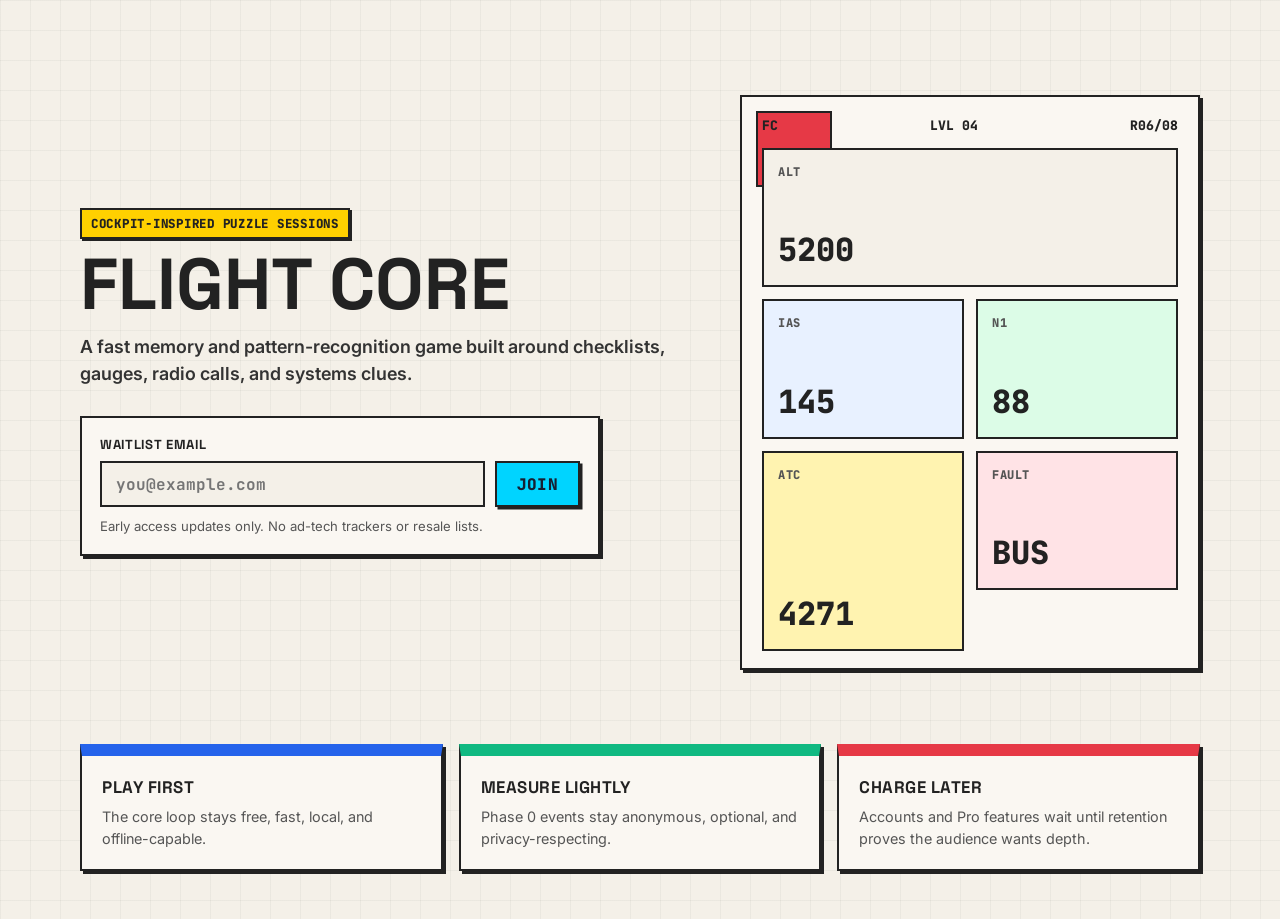
<file: landing/index.html>
<!DOCTYPE html>
<html lang="en">
<head>
  <meta charset="UTF-8">
  <meta name="viewport" content="width=device-width, initial-scale=1.0">
  <title>Flight Core - Cockpit Challenge Game</title>
  <link rel="preconnect" href="https://fonts.googleapis.com">
  <link rel="preconnect" href="https://fonts.gstatic.com" crossorigin>
  <link href="https://fonts.googleapis.com/css2?family=Inter:wght@500;700;800;900&family=JetBrains+Mono:wght@500;700;800&family=Space+Grotesk:wght@500;700&display=swap" rel="stylesheet">
  <link rel="stylesheet" href="styles.css">
</head>
<body>
  <main class="landing-shell">
    <section class="hero" aria-labelledby="hero-title">
      <div class="hero-copy">
        <p class="eyebrow">Cockpit-inspired puzzle sessions</p>
        <h1 id="hero-title">Flight Core</h1>
        <p class="lede">A fast memory and pattern-recognition game built around checklists, gauges, radio calls, and systems clues.</p>
        <form class="waitlist-card" action="mailto:hello@example.com" method="post" enctype="text/plain">
          <label for="waitlist-email">Waitlist email</label>
          <div class="form-row">
            <input id="waitlist-email" name="email" type="email" autocomplete="email" placeholder="you@example.com" required>
            <button type="submit">Join</button>
          </div>
          <p>Early access updates only. No ad-tech trackers or resale lists.</p>
        </form>
      </div>
      <div class="cockpit-preview" aria-label="Flight Core interface preview">
        <div class="preview-header"><span>FC</span><span>LVL 04</span><span>R06/08</span></div>
        <div class="preview-grid">
          <div class="preview-panel wide"><span>ALT</span><strong>5200</strong></div>
          <div class="preview-panel"><span>IAS</span><strong>145</strong></div>
          <div class="preview-panel"><span>N1</span><strong>88</strong></div>
          <div class="preview-panel tall"><span>ATC</span><strong>4271</strong></div>
          <div class="preview-panel"><span>FAULT</span><strong>BUS</strong></div>
        </div>
      </div>
    </section>
    <section class="proof-grid" aria-label="Launch plan">
      <article><h2>Play first</h2><p>The core loop stays free, fast, local, and offline-capable.</p></article>
      <article><h2>Measure lightly</h2><p>Phase 0 events stay anonymous, optional, and privacy-respecting.</p></article>
      <article><h2>Charge later</h2><p>Accounts and Pro features wait until retention proves the audience wants depth.</p></article>
    </section>
  </main>
</body>
</html>
</file>
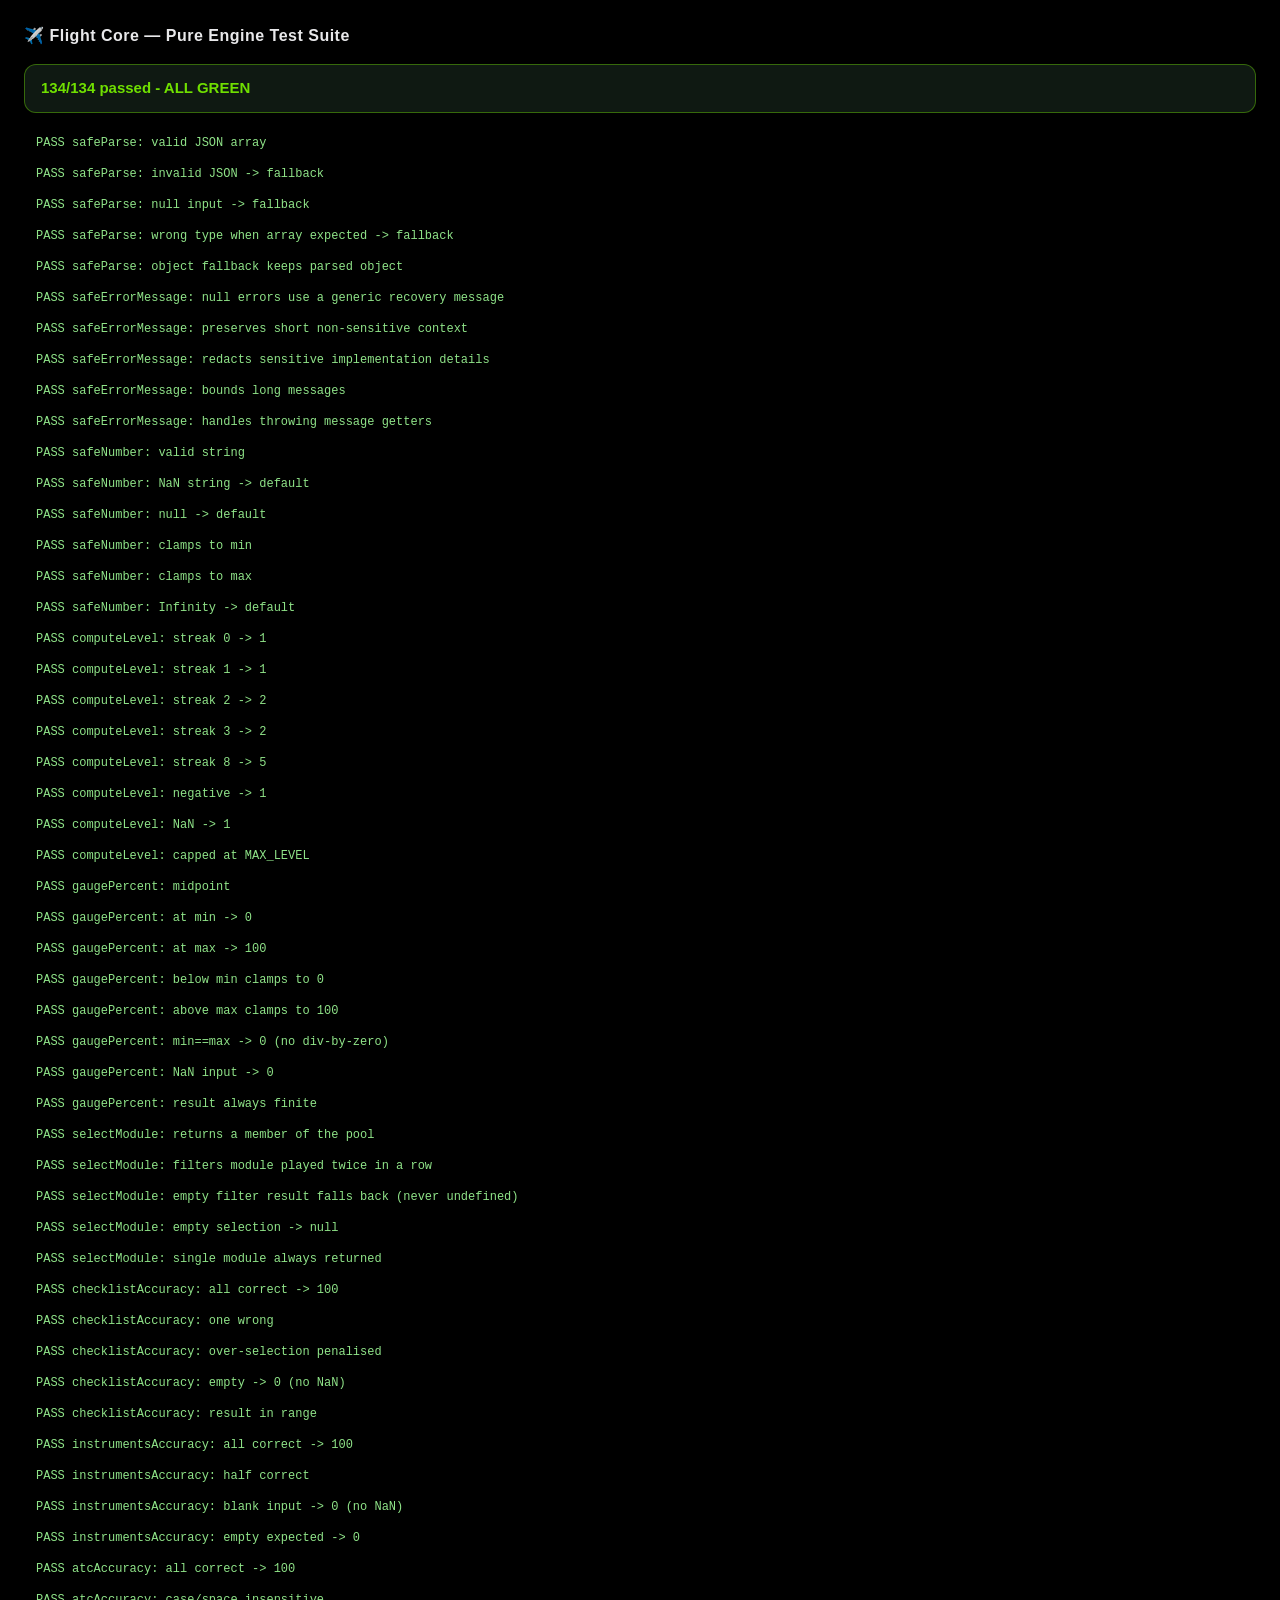
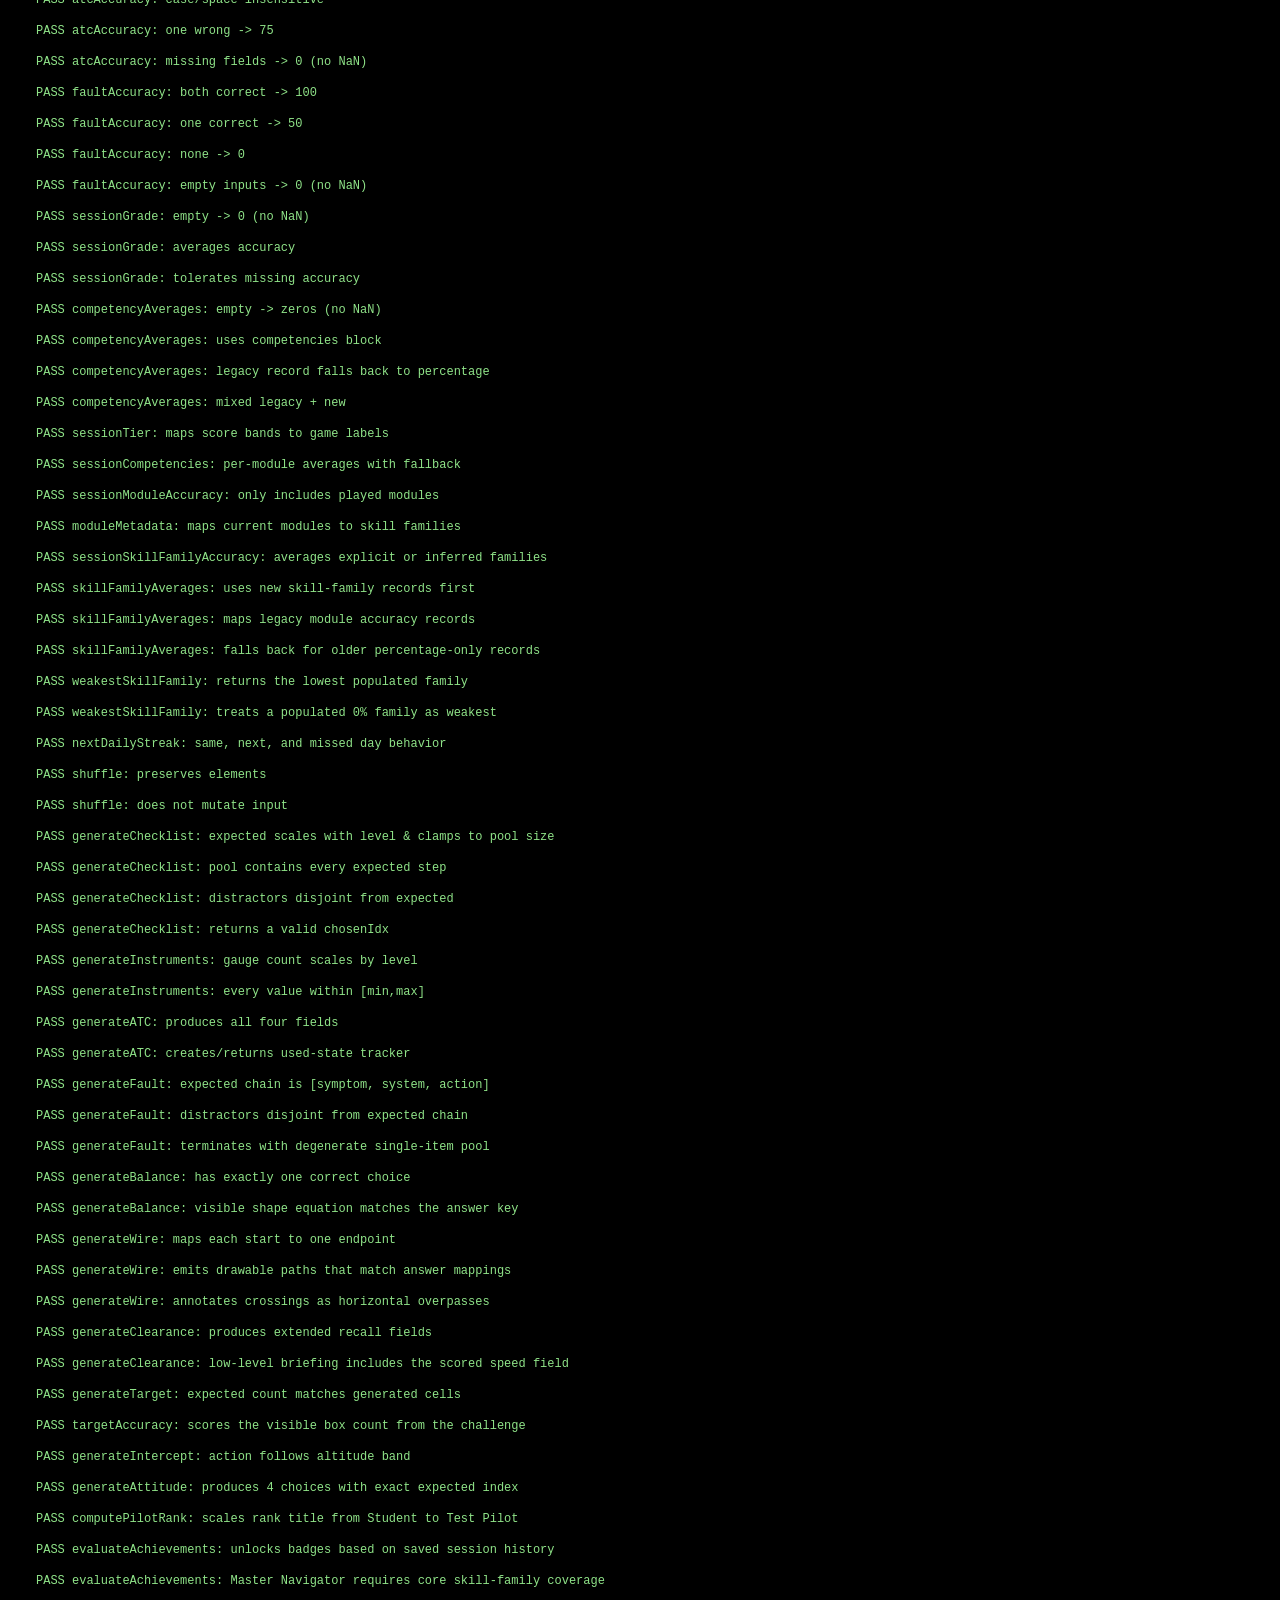
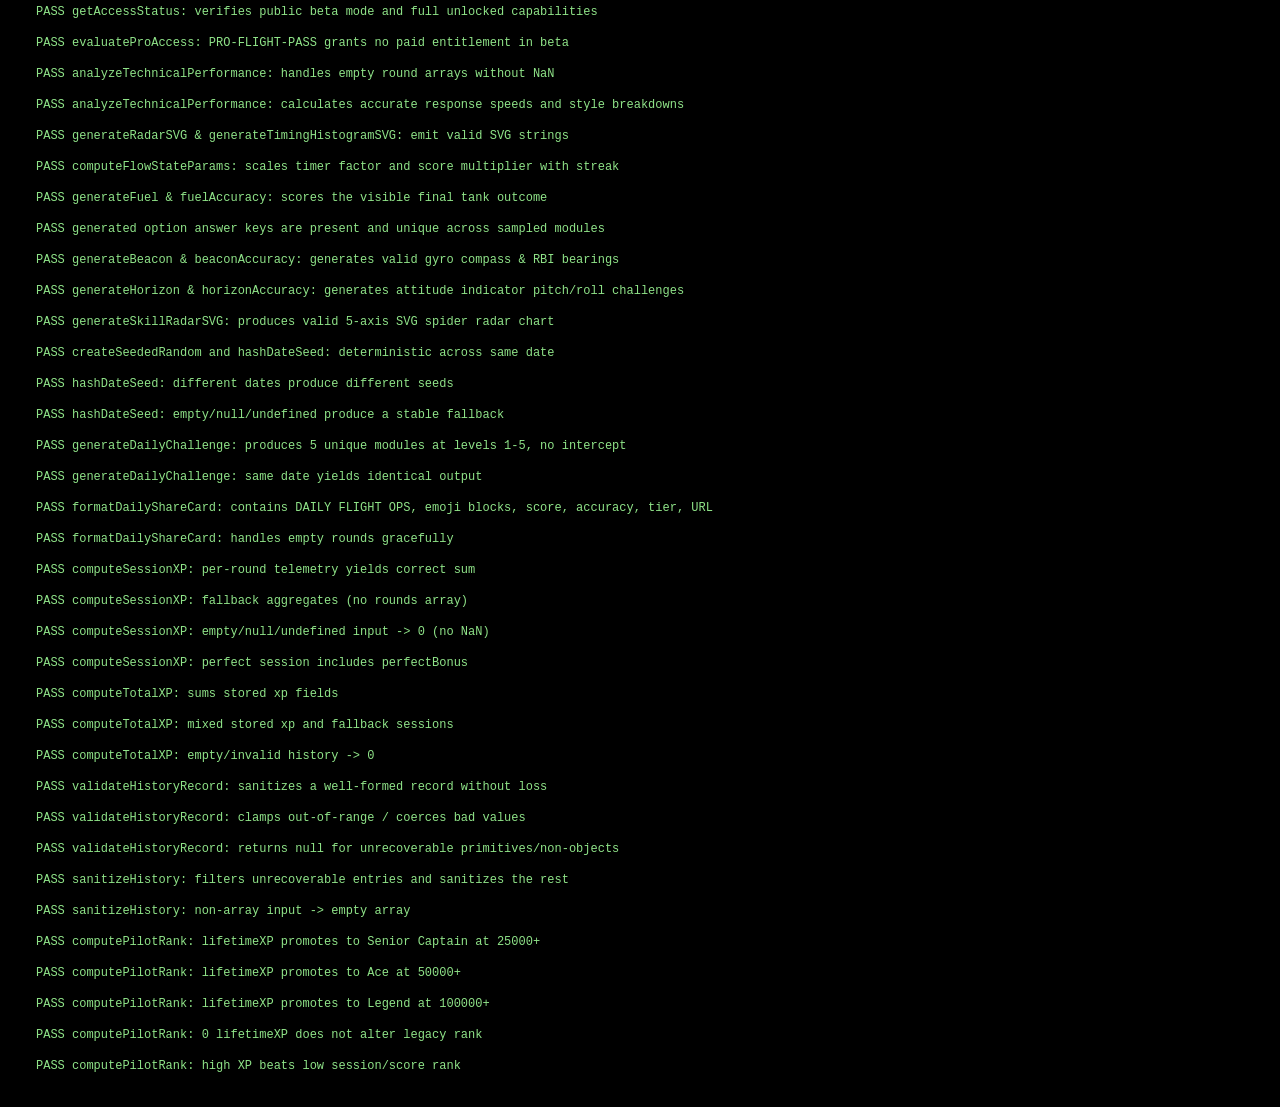
<file: tests.html>
<!DOCTYPE html>
<html lang="en">
<head>
  <meta charset="UTF-8" />
  <meta name="viewport" content="width=device-width, initial-scale=1.0" />
  <title>Flight Core — Engine Tests</title>
  <style>
    body {
      margin: 0;
      padding: 24px;
      background: #000;
      color: #e8e8ea;
      font-family: -apple-system, BlinkMacSystemFont, "Segoe UI", Inter, sans-serif;
      font-size: 13px;
      line-height: 1.5;
    }
    h1 { font-size: 16px; font-weight: 700; margin: 0 0 16px; letter-spacing: 0.5px; }
    .summary {
      font-weight: 800;
      font-size: 15px;
      padding: 12px 16px;
      border-radius: 12px;
      margin-bottom: 16px;
    }
    .summary.ok { background: rgba(74, 124, 89, 0.2); color: #70e000; border: 1px solid rgba(112, 224, 0, 0.4); }
    .summary.fail { background: rgba(165, 70, 87, 0.2); color: #ff5d73; border: 1px solid rgba(255, 93, 115, 0.4); }
    .row {
      padding: 5px 12px;
      border-radius: 8px;
      margin-bottom: 3px;
      font-family: ui-monospace, "SF Mono", Menlo, monospace;
      font-size: 12px;
      white-space: pre-wrap;
    }
    .row.pass { color: #8fe388; }
    .row.failrow { color: #ff8a9b; background: rgba(165, 70, 87, 0.15); }
  </style>
</head>
<body>
  <h1>✈️ Flight Core — Pure Engine Test Suite</h1>
  <div id="results"></div>

  <script src="core.js"></script>
  <script src="tests.js"></script>
</body>
</html>
</file>
<file: landing/styles.css>
:root {
  color-scheme: light;
  --bg-paper: #f4f0e8;
  --bg-card: #faf7f2;
  --ink: #222222;
  --muted: #555555;
  --accent: #00d4ff;
  --accent-contrast: #162033;
  --yellow: #ffd000;
  --red: #e63946;
  --green: #10b981;
  --blue: #2563eb;
  --grid: rgba(34, 34, 34, 0.045);
  --font-heading: 'Space Grotesk', sans-serif;
  --font-display: 'Space Grotesk', 'Inter', -apple-system, BlinkMacSystemFont, 'Segoe UI', sans-serif;
  --font-sans: 'Inter', -apple-system, BlinkMacSystemFont, 'Segoe UI', sans-serif;
  --font-mono: 'JetBrains Mono', 'SF Mono', 'Roboto Mono', monospace;
  font-family: var(--font-sans);
}

* { box-sizing: border-box; }

body {
  margin: 0;
  min-height: 100vh;
  background:
    linear-gradient(90deg, var(--grid) 1px, transparent 1px),
    linear-gradient(180deg, var(--grid) 1px, transparent 1px),
    var(--bg-paper);
  background-size: 30px 30px;
  color: var(--ink);
}

.landing-shell {
  width: min(1120px, calc(100% - 32px));
  margin: 0 auto;
  padding: 40px 0 48px;
}

.hero {
  min-height: 76vh;
  display: grid;
  grid-template-columns: minmax(0, 1fr) minmax(320px, 460px);
  align-items: center;
  gap: 40px;
}

.eyebrow {
  display: inline-flex;
  margin: 0 0 14px;
  padding: 5px 9px;
  background: var(--yellow);
  border: 2px solid var(--ink);
  box-shadow: 2px 2px 0 0 var(--ink);
  color: var(--ink);
  font-family: var(--font-mono);
  font-size: 0.78rem;
  font-weight: 800;
  letter-spacing: 0.06em;
  text-transform: uppercase;
}

h1 {
  max-width: 760px;
  margin: 0 0 18px;
  color: var(--ink);
  font-family: var(--font-display);
  font-size: 4.5rem;
  font-weight: 800;
  letter-spacing: 0;
  line-height: 0.88;
  text-transform: uppercase;
}

.lede {
  max-width: 620px;
  color: #333333;
  font-size: 1.12rem;
  font-weight: 600;
  line-height: 1.5;
}

.disclaimer {
  max-width: 600px;
  color: var(--muted);
  font-size: 0.9rem;
  line-height: 1.45;
}

.waitlist-card,
.cockpit-preview,
.proof-grid article {
  background: var(--bg-card);
  border: 2.5px solid var(--ink);
  border-radius: 0;
  box-shadow: 3px 3px 0 0 var(--ink);
}

.waitlist-card {
  max-width: 520px;
  margin-top: 28px;
  padding: 18px;
}

.waitlist-card label {
  display: block;
  margin-bottom: 8px;
  font-family: var(--font-display);
  font-size: 0.82rem;
  font-weight: 800;
  letter-spacing: 0.05em;
  text-transform: uppercase;
}

.form-row { display: flex; gap: 10px; }

input,
button {
  min-height: 46px;
  border: 2px solid var(--ink);
  border-radius: 0;
  font: inherit;
}

input {
  flex: 1;
  min-width: 0;
  padding: 0 14px;
  background: var(--bg-paper);
  color: var(--ink);
  font-family: var(--font-mono);
  font-weight: 700;
}

button {
  padding: 0 20px;
  background: var(--accent);
  color: var(--accent-contrast);
  box-shadow: 2.5px 2.5px 0 0 var(--ink);
  cursor: pointer;
  font-family: var(--font-mono);
  font-weight: 800;
  letter-spacing: 0.02em;
  text-transform: uppercase;
  transition: transform 120ms ease, box-shadow 120ms ease, background-color 120ms ease;
}

button:hover { background: var(--ink); color: #ffffff; }
button:active { transform: translate(1.5px, 1.5px); box-shadow: 1px 1px 0 0 var(--ink); }

.waitlist-card p {
  margin: 10px 0 0;
  color: var(--muted);
  font-size: 0.82rem;
  line-height: 1.45;
}

.cockpit-preview {
  position: relative;
  aspect-ratio: 4 / 5;
  padding: 20px;
  overflow: hidden;
}

.cockpit-preview::before {
  content: '';
  position: absolute;
  inset: 14px auto auto 14px;
  width: 72px;
  height: 72px;
  background: var(--red);
  border: 2px solid var(--ink);
  z-index: 0;
}

.preview-header,
.preview-grid { position: relative; z-index: 1; }

.preview-header {
  display: flex;
  justify-content: space-between;
  margin-bottom: 14px;
  color: var(--ink);
  font-family: var(--font-mono);
  font-size: 0.82rem;
  font-weight: 800;
}

.preview-grid {
  display: grid;
  grid-template-columns: repeat(2, 1fr);
  gap: 12px;
  height: calc(100% - 28px);
}

.preview-panel {
  display: flex;
  flex-direction: column;
  justify-content: space-between;
  padding: 14px;
  background: var(--bg-paper);
  border: 2px solid var(--ink);
  border-radius: 0;
}

.preview-panel:nth-child(2) { background: #e8f1ff; }
.preview-panel:nth-child(3) { background: #dcfce7; }
.preview-panel:nth-child(4) { background: #fff3b0; }
.preview-panel:nth-child(5) { background: #ffe3e6; }

.preview-panel span {
  color: var(--muted);
  font-family: var(--font-mono);
  font-size: 0.75rem;
  font-weight: 800;
  letter-spacing: 0.05em;
}

.preview-panel strong {
  color: var(--ink);
  font-family: var(--font-mono);
  font-size: 2rem;
  font-weight: 800;
}

.preview-panel.wide { grid-column: span 2; }
.preview-panel.tall { grid-row: span 2; }

.proof-grid {
  display: grid;
  grid-template-columns: repeat(3, 1fr);
  gap: 16px;
  margin-top: 20px;
}

.proof-grid article { padding: 20px; }
.proof-grid article:nth-child(1) { border-top: 12px solid var(--blue); }
.proof-grid article:nth-child(2) { border-top: 12px solid var(--green); }
.proof-grid article:nth-child(3) { border-top: 12px solid var(--red); }

.proof-grid h2 {
  margin: 0 0 8px;
  color: var(--ink);
  font-family: var(--font-display);
  font-size: 1.05rem;
  font-weight: 800;
  letter-spacing: 0.03em;
  text-transform: uppercase;
}

.proof-grid p {
  margin: 0;
  color: var(--muted);
  font-size: 0.9rem;
  line-height: 1.5;
}

input:focus-visible,
button:focus-visible,
a:focus-visible {
  outline: 3px solid var(--accent);
  outline-offset: 3px;
}

@media (max-width: 820px) {
  .hero { grid-template-columns: 1fr; padding-top: 24px; }
  .proof-grid { grid-template-columns: 1fr; }
  .form-row { flex-direction: column; }
}

@media (max-width: 520px) {
  h1 { font-size: 2.35rem; }
  .landing-shell { width: min(100% - 24px, 1120px); padding-top: 24px; }
}

@media (prefers-reduced-motion: reduce) {
  *, *::before, *::after {
    transition-duration: 0.01ms !important;
    animation-duration: 0.01ms !important;
    animation-iteration-count: 1 !important;
    scroll-behavior: auto !important;
  }
}
</file>
